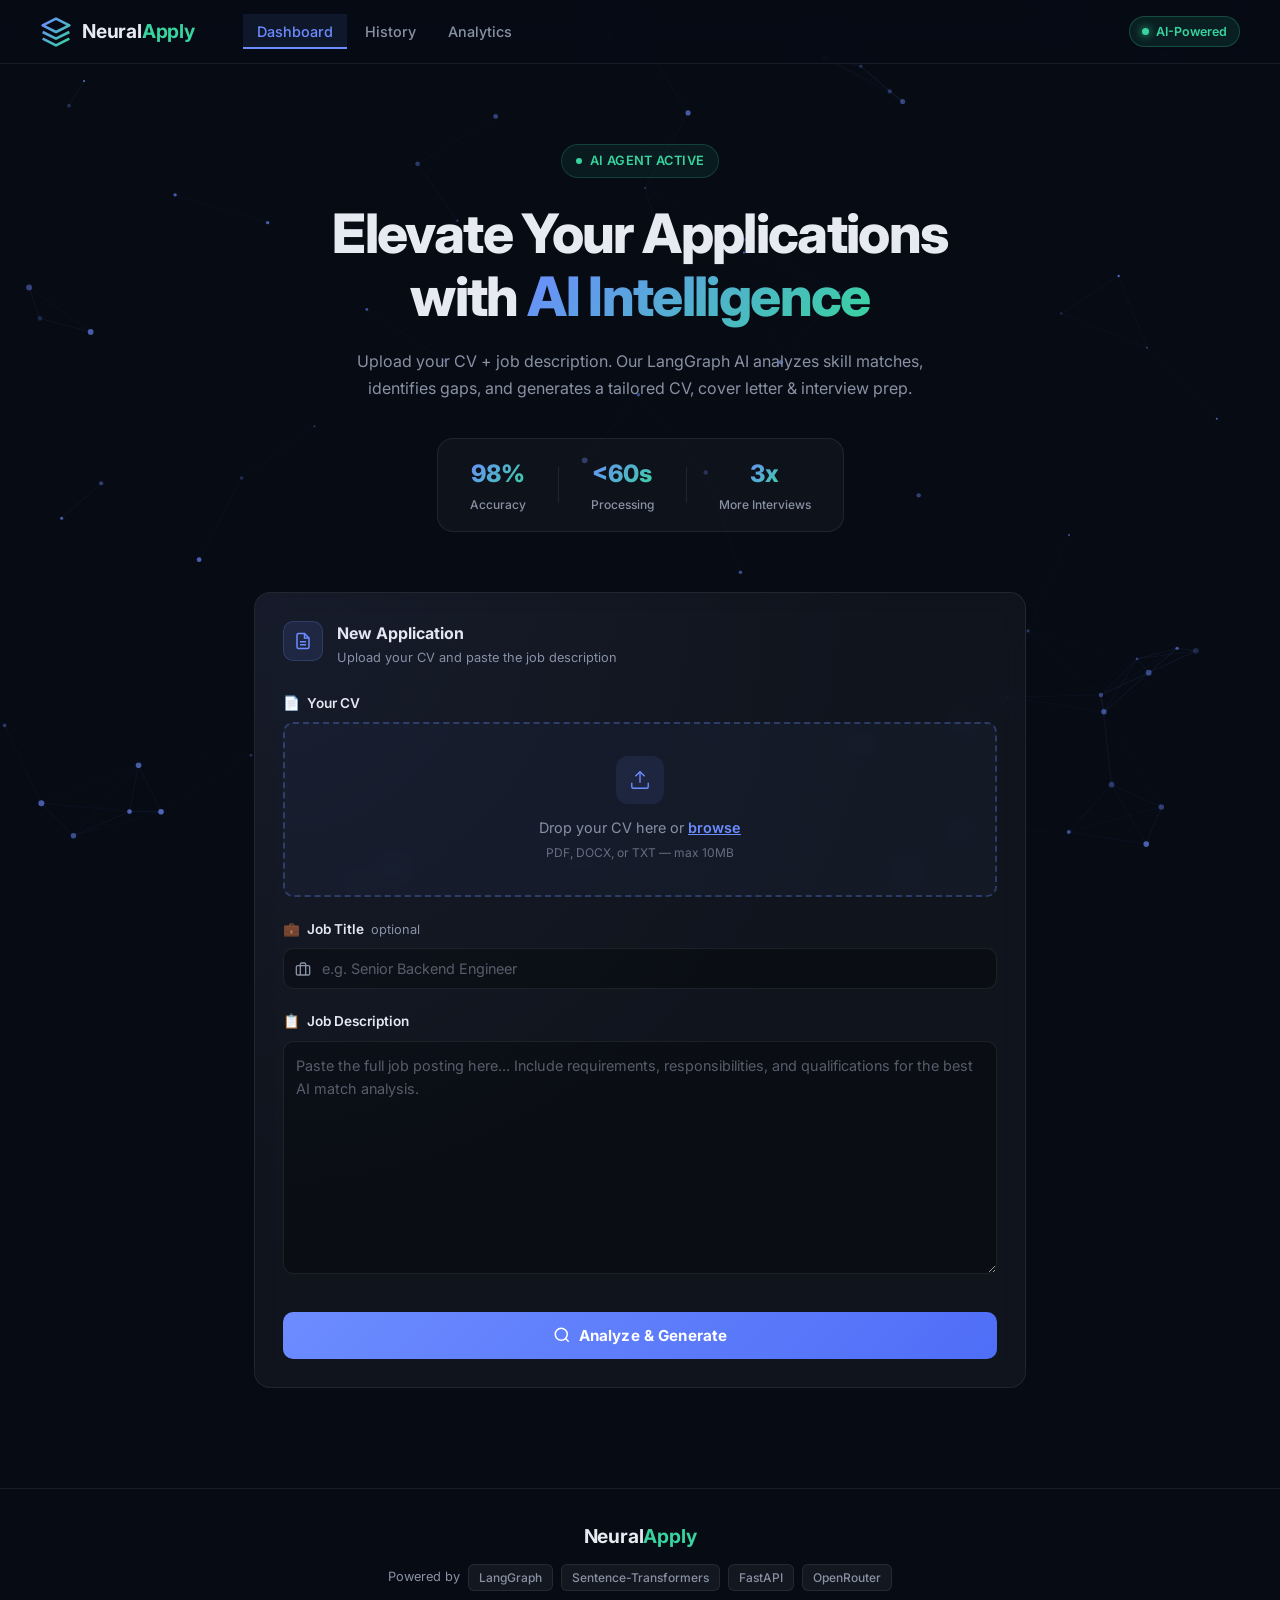
<file: frontend/index.html>
<!DOCTYPE html>
<html lang="en">
<head>
  <meta charset="UTF-8" />
  <meta name="viewport" content="width=device-width, initial-scale=1.0" />
  <title>NeuralApply — AI Job Application Agent</title>
  <meta name="description" content="Upload your CV and job description. Our AI matches your skills, identifies gaps, and generates a tailored CV, cover letter, and interview prep in seconds." />
  <link rel="preconnect" href="https://fonts.googleapis.com" />
  <link rel="preconnect" href="https://fonts.gstatic.com" crossorigin />
  <link href="https://fonts.googleapis.com/css2?family=Inter:wght@300;400;500;600;700;800&display=swap" rel="stylesheet" />
  <link rel="stylesheet" href="style.css" />
</head>
<body>

  <!-- Animated particle canvas background -->
  <canvas id="bg-canvas"></canvas>

  <!-- Navigation -->
  <nav class="navbar">
    <div class="nav-brand">
      <div class="brand-icon">
        <svg width="32" height="32" viewBox="0 0 24 24" fill="none" xmlns="http://www.w3.org/2000/svg">
          <path d="M12 2L2 7L12 12L22 7L12 2Z" stroke="url(#g1)" stroke-width="2" stroke-linejoin="round"/>
          <path d="M2 17L12 22L22 17" stroke="url(#g1)" stroke-width="2" stroke-linejoin="round"/>
          <path d="M2 12L12 17L22 12" stroke="url(#g1)" stroke-width="2" stroke-linejoin="round"/>
          <defs>
            <linearGradient id="g1" x1="2" y1="2" x2="22" y2="22" gradientUnits="userSpaceOnUse">
              <stop offset="0%" stop-color="#6C8CFF"/>
              <stop offset="100%" stop-color="#38D39F"/>
            </linearGradient>
          </defs>
        </svg>
      </div>
      <span class="brand-name">Neural<span class="brand-accent">Apply</span></span>
    </div>
    <div class="nav-links">
      <a href="#" class="nav-link active">Dashboard</a>
      <a href="#" class="nav-link">History</a>
      <a href="#" class="nav-link">Analytics</a>
    </div>
    <div class="nav-badge">
      <span class="ai-dot"></span>
      AI-Powered
    </div>
  </nav>

  <!-- Hero Section -->
  <section class="hero">
    <div class="hero-content">
      <div class="hero-pill">
        <span class="pulse-dot"></span>
        AI Agent Active
      </div>
      <h1 class="hero-title">
        Elevate Your Applications<br />
        with <span class="gradient-text">AI Intelligence</span>
      </h1>
      <p class="hero-sub">
        Upload your CV + job description. Our LangGraph AI analyzes skill matches,
        identifies gaps, and generates a tailored CV, cover letter &amp; interview prep.
      </p>

      <!-- Stats Row -->
      <div class="stats-row">
        <div class="stat-item">
          <span class="stat-num">98%</span>
          <span class="stat-label">Accuracy</span>
        </div>
        <div class="stat-divider"></div>
        <div class="stat-item">
          <span class="stat-num">&lt;60s</span>
          <span class="stat-label">Processing</span>
        </div>
        <div class="stat-divider"></div>
        <div class="stat-item">
          <span class="stat-num">3x</span>
          <span class="stat-label">More Interviews</span>
        </div>
      </div>
    </div>
  </section>

  <!-- Main Application Area -->
  <main class="main-content">

    <!-- Upload Form -->
    <section id="form-section" class="glass-card form-card">
      <div class="card-header">
        <div class="card-icon">
          <svg width="18" height="18" viewBox="0 0 24 24" fill="none" stroke="currentColor" stroke-width="2">
            <path d="M14 2H6a2 2 0 0 0-2 2v16a2 2 0 0 0 2 2h12a2 2 0 0 0 2-2V8z"/>
            <polyline points="14,2 14,8 20,8"/>
            <line x1="16" y1="13" x2="8" y2="13"/>
            <line x1="16" y1="17" x2="8" y2="17"/>
          </svg>
        </div>
        <div>
          <h2 class="card-title">New Application</h2>
          <p class="card-subtitle">Upload your CV and paste the job description</p>
        </div>
      </div>

      <form id="application-form" autocomplete="off">
        <!-- CV Upload Zone -->
        <div class="field-group">
          <label class="field-label" for="cv_file">
            <span class="label-icon">&#128196;</span> Your CV
          </label>
          <div id="drop-zone" class="drop-zone">
            <input type="file" id="cv_file" accept=".pdf,.docx,.txt,.md" required hidden />
            <div class="drop-inner" id="drop-clickable">
              <div class="drop-icon">
                <svg width="22" height="22" viewBox="0 0 24 24" fill="none" stroke="currentColor" stroke-width="1.5">
                  <path d="M21 15v4a2 2 0 0 1-2 2H5a2 2 0 0 1-2-2v-4"/>
                  <polyline points="17 8 12 3 7 8"/>
                  <line x1="12" y1="3" x2="12" y2="15"/>
                </svg>
              </div>
              <p class="drop-title" id="drop-label">Drop your CV here or <span class="link-text">browse</span></p>
              <p class="drop-hint">PDF, DOCX, or TXT &mdash; max 10MB</p>
            </div>
          </div>
        </div>

        <!-- Job Title -->
        <div class="field-group">
          <label class="field-label" for="job_title">
            <span class="label-icon">&#128188;</span> Job Title <em class="optional-tag">optional</em>
          </label>
          <div class="input-wrapper">
            <svg class="input-icon" width="16" height="16" viewBox="0 0 24 24" fill="none" stroke="currentColor" stroke-width="2">
              <rect x="2" y="7" width="20" height="14" rx="2" ry="2"/>
              <path d="M16 21V5a2 2 0 0 0-2-2h-4a2 2 0 0 0-2 2v16"/>
            </svg>
            <input type="text" id="job_title" class="text-input" placeholder="e.g. Senior Backend Engineer" />
          </div>
        </div>

        <!-- Job Description -->
        <div class="field-group">
          <label class="field-label" for="job_description">
            <span class="label-icon">&#128203;</span> Job Description
          </label>
          <textarea id="job_description" class="text-area" rows="9" placeholder="Paste the full job posting here... Include requirements, responsibilities, and qualifications for the best AI match analysis." required></textarea>
        </div>

        <button type="submit" id="submit-btn" class="primary-btn">
          <span class="btn-text">
            <svg width="18" height="18" viewBox="0 0 24 24" fill="none" stroke="currentColor" stroke-width="2">
              <circle cx="11" cy="11" r="8"/>
              <line x1="21" y1="21" x2="16.65" y2="16.65"/>
            </svg>
            Analyze &amp; Generate
          </span>
          <div class="btn-shimmer"></div>
        </button>
      </form>
    </section>

    <!-- Status / Loading -->
    <section id="status-section" class="glass-card status-card hidden">
      <div class="status-inner">
        <div class="ai-loader">
          <div class="loader-ring ring-1"></div>
          <div class="loader-ring ring-2"></div>
          <div class="loader-ring ring-3"></div>
          <div class="loader-core">
            <svg width="18" height="18" viewBox="0 0 24 24" fill="none" stroke="currentColor" stroke-width="2">
              <polygon points="13 2 3 14 12 14 11 22 21 10 12 10 13 2"/>
            </svg>
          </div>
        </div>
        <h2 class="status-title">AI Agent Processing</h2>
        <p id="status-text" class="status-text">Submitting your application...</p>
        <div class="progress-steps">
          <div class="step" id="step-1">
            <div class="step-dot active"></div>
            <span>Parsing CV</span>
          </div>
          <div class="step-line"></div>
          <div class="step" id="step-2">
            <div class="step-dot"></div>
            <span>Embedding</span>
          </div>
          <div class="step-line"></div>
          <div class="step" id="step-3">
            <div class="step-dot"></div>
            <span>Matching</span>
          </div>
          <div class="step-line"></div>
          <div class="step" id="step-4">
            <div class="step-dot"></div>
            <span>Generating</span>
          </div>
        </div>
      </div>
    </section>

    <!-- Results Section -->
    <section id="results-section" class="hidden">

      <!-- Match Score Hero Card -->
      <div class="glass-card score-hero">
        <div class="score-left">
          <h2 class="score-title">AI Match Analysis</h2>
          <p class="score-desc">Based on embedding similarity between your CV and the job requirements</p>
          <div class="score-tags">
            <span class="tag tag-green" id="match-count-badge">0 Strong Matches</span>
            <span class="tag tag-yellow" id="gap-count-badge">0 Gaps Identified</span>
          </div>
          <button id="reset-btn" class="secondary-btn">
            <svg width="15" height="15" viewBox="0 0 24 24" fill="none" stroke="currentColor" stroke-width="2">
              <polyline points="1 4 1 10 7 10"/>
              <path d="M3.51 15a9 9 0 1 0 .49-3.24"/>
            </svg>
            New Application
          </button>
        </div>
        <div class="score-right">
          <div class="ring-container">
            <svg class="score-ring-svg" viewBox="0 0 120 120">
              <circle class="ring-bg" cx="60" cy="60" r="50" />
              <circle class="ring-fill" id="score-ring-fill" cx="60" cy="60" r="50"
                stroke-dasharray="314"
                stroke-dashoffset="314"
                transform="rotate(-90 60 60)" />
            </svg>
            <div class="ring-label">
              <span class="ring-score" id="score-value">0%</span>
              <span class="ring-sub">Match</span>
            </div>
          </div>
        </div>
      </div>

      <!-- Skill Matches and Gaps Grid -->
      <div class="results-grid">
        <div class="glass-card">
          <div class="card-header">
            <div class="card-icon card-icon-green">
              <svg width="18" height="18" viewBox="0 0 24 24" fill="none" stroke="currentColor" stroke-width="2">
                <polyline points="20 6 9 17 4 12"/>
              </svg>
            </div>
            <div>
              <h3 class="card-title">Skill Matches</h3>
              <p class="card-subtitle">Requirements found in your CV</p>
            </div>
          </div>
          <ul id="matches-list" class="skill-list"></ul>
        </div>

        <div class="glass-card">
          <div class="card-header">
            <div class="card-icon card-icon-yellow">
              <svg width="18" height="18" viewBox="0 0 24 24" fill="none" stroke="currentColor" stroke-width="2">
                <circle cx="12" cy="12" r="10"/>
                <line x1="12" y1="8" x2="12" y2="12"/>
                <line x1="12" y1="16" x2="12.01" y2="16"/>
              </svg>
            </div>
            <div>
              <h3 class="card-title">Skill Gaps</h3>
              <p class="card-subtitle">Requirements not found in your CV</p>
            </div>
          </div>
          <ul id="gaps-list" class="skill-list gaps-list"></ul>
        </div>
      </div>

      <!-- Tailored CV -->
      <div class="glass-card">
        <div class="card-header">
          <div class="card-icon card-icon-blue">
            <svg width="18" height="18" viewBox="0 0 24 24" fill="none" stroke="currentColor" stroke-width="2">
              <path d="M14 2H6a2 2 0 0 0-2 2v16a2 2 0 0 0 2 2h12a2 2 0 0 0 2-2V8z"/>
              <polyline points="14 2 14 8 20 8"/>
            </svg>
          </div>
          <div>
            <h3 class="card-title">Tailored CV Sections</h3>
            <p class="card-subtitle">AI-optimized content based on your matches</p>
          </div>
        </div>
        <div id="tailored-cv" class="tailored-cv-content"></div>
      </div>

      <!-- Cover Letter -->
      <div class="glass-card">
        <div class="card-header">
          <div class="card-icon card-icon-purple">
            <svg width="18" height="18" viewBox="0 0 24 24" fill="none" stroke="currentColor" stroke-width="2">
              <path d="M4 4h16c1.1 0 2 .9 2 2v12c0 1.1-.9 2-2 2H4c-1.1 0-2-.9-2-2V6c0-1.1.9-2 2-2z"/>
              <polyline points="22,6 12,13 2,6"/>
            </svg>
          </div>
          <div>
            <h3 class="card-title">Cover Letter</h3>
            <p class="card-subtitle">Personalized and grounded in your actual experience</p>
          </div>
          <button id="copy-cover-btn" class="icon-btn" title="Copy to clipboard">
            <svg width="16" height="16" viewBox="0 0 24 24" fill="none" stroke="currentColor" stroke-width="2">
              <rect x="9" y="9" width="13" height="13" rx="2" ry="2"/>
              <path d="M5 15H4a2 2 0 0 1-2-2V4a2 2 0 0 1 2-2h9a2 2 0 0 1 2 2v1"/>
            </svg>
          </button>
        </div>
        <pre id="cover-letter" class="cover-letter-text"></pre>
      </div>

      <!-- Interview Prep -->
      <div class="glass-card">
        <div class="card-header">
          <div class="card-icon card-icon-teal">
            <svg width="18" height="18" viewBox="0 0 24 24" fill="none" stroke="currentColor" stroke-width="2">
              <path d="M21 15a2 2 0 0 1-2 2H7l-4 4V5a2 2 0 0 1 2-2h14a2 2 0 0 1 2 2z"/>
            </svg>
          </div>
          <div>
            <h3 class="card-title">Interview Prep</h3>
            <p class="card-subtitle">Likely questions with your personalized talking points</p>
          </div>
        </div>
        <div id="interview-questions" class="interview-grid"></div>
      </div>

    </section>

    <!-- Error Section -->
    <section id="error-section" class="glass-card error-card hidden">
      <div class="error-inner">
        <div class="error-icon">
          <svg width="26" height="26" viewBox="0 0 24 24" fill="none" stroke="currentColor" stroke-width="2">
            <circle cx="12" cy="12" r="10"/>
            <line x1="15" y1="9" x2="9" y2="15"/>
            <line x1="9" y1="9" x2="15" y2="15"/>
          </svg>
        </div>
        <h2 class="error-title">Something went wrong</h2>
        <p id="error-text" class="error-text"></p>
        <button id="error-reset-btn" class="primary-btn">Try Again</button>
      </div>
    </section>

  </main>

  <!-- Footer -->
  <footer class="footer">
    <div class="footer-inner">
      <div class="footer-brand">
        <span class="brand-name">Neural<span class="brand-accent">Apply</span></span>
      </div>
      <p class="footer-tech">
        Powered by <span class="tech-tag">LangGraph</span>
        <span class="tech-tag">Sentence-Transformers</span>
        <span class="tech-tag">FastAPI</span>
        <span class="tech-tag">OpenRouter</span>
      </p>
    </div>
  </footer>

  <script src="app.js"></script>
</body>
</html>
</file>
<file: frontend/style.css>
/* ============================================================
   NeuralApply — Premium Dark UI (Synapse AI inspired)
   ============================================================ */

@import url('https://fonts.googleapis.com/css2?family=Inter:wght@300;400;500;600;700;800&display=swap');

/* ---- Design Tokens ---- */
:root {
  --bg:          #070b14;
  --bg-2:        #0c1220;
  --card-bg:     rgba(255,255,255,0.04);
  --card-border: rgba(255,255,255,0.08);
  --card-glow:   rgba(108,140,255,0.06);
  --text:        #e8eaf2;
  --muted:       #8892a4;
  --accent:      #6C8CFF;
  --accent-2:    #38D39F;
  --accent-purple: #a78bfa;
  --accent-yellow: #fbbf24;
  --danger:      #f87171;
  --radius:      16px;
  --radius-sm:   10px;
  --font: 'Inter', -apple-system, BlinkMacSystemFont, sans-serif;
  --transition: all 0.25s cubic-bezier(0.4,0,0.2,1);
}

/* ---- Reset ---- */
*, *::before, *::after { box-sizing: border-box; margin: 0; padding: 0; }

/* Prevent stray SVGs from ballooning */
svg { max-width: 100%; overflow: visible; }
img, video { max-width: 100%; }

html { scroll-behavior: smooth; }

body {
  font-family: var(--font);
  background: var(--bg);
  color: var(--text);
  min-height: 100vh;
  overflow-x: hidden;
  line-height: 1.6;
}

/* ============================================================
   PARTICLE CANVAS BACKGROUND
   ============================================================ */
#bg-canvas {
  position: fixed;
  inset: 0;
  z-index: 0;
  pointer-events: none;
}

/* ============================================================
   NAVBAR
   ============================================================ */
.navbar {
  position: sticky;
  top: 0;
  z-index: 100;
  display: flex;
  align-items: center;
  gap: 32px;
  padding: 0 40px;
  height: 64px;
  background: rgba(7,11,20,0.85);
  backdrop-filter: blur(20px);
  -webkit-backdrop-filter: blur(20px);
  border-bottom: 1px solid var(--card-border);
}

.nav-brand {
  display: flex;
  align-items: center;
  gap: 10px;
  text-decoration: none;
}

.brand-icon {
  width: 32px;
  height: 32px;
  flex-shrink: 0;
}

.brand-icon svg { width: 100%; height: 100%; }

.brand-name {
  font-size: 1.2rem;
  font-weight: 700;
  color: var(--text);
  letter-spacing: -0.01em;
}

.brand-accent { color: var(--accent-2); }

.nav-links {
  display: flex;
  gap: 4px;
  margin-left: 16px;
}

.nav-link {
  text-decoration: none;
  color: var(--muted);
  font-size: 0.9rem;
  font-weight: 500;
  padding: 6px 14px;
  border-radius: 8px;
  transition: var(--transition);
}

.nav-link:hover { color: var(--text); background: rgba(255,255,255,0.06); }
.nav-link.active {
  color: var(--accent);
  background: rgba(108,140,255,0.1);
  border-bottom: 2px solid var(--accent);
  border-radius: 0;
  padding-bottom: 4px;
}

.nav-badge {
  margin-left: auto;
  display: flex;
  align-items: center;
  gap: 7px;
  font-size: 0.78rem;
  font-weight: 600;
  color: var(--accent-2);
  background: rgba(56,211,159,0.1);
  border: 1px solid rgba(56,211,159,0.25);
  padding: 5px 12px;
  border-radius: 999px;
}

.ai-dot {
  width: 7px; height: 7px;
  border-radius: 50%;
  background: var(--accent-2);
  animation: pulse-dot 1.8s ease-in-out infinite;
  box-shadow: 0 0 8px var(--accent-2);
}

@keyframes pulse-dot {
  0%, 100% { opacity: 1; transform: scale(1); }
  50% { opacity: 0.5; transform: scale(0.7); }
}

/* ============================================================
   HERO
   ============================================================ */
.hero {
  position: relative;
  z-index: 1;
  text-align: center;
  padding: 80px 24px 40px;
}

.hero-pill {
  display: inline-flex;
  align-items: center;
  gap: 8px;
  font-size: 0.8rem;
  font-weight: 600;
  color: var(--accent-2);
  background: rgba(56,211,159,0.08);
  border: 1px solid rgba(56,211,159,0.2);
  padding: 6px 14px;
  border-radius: 999px;
  margin-bottom: 24px;
  letter-spacing: 0.03em;
  text-transform: uppercase;
}

.pulse-dot {
  width: 6px; height: 6px;
  border-radius: 50%;
  background: var(--accent-2);
  animation: pulse-dot 1.8s ease-in-out infinite;
}

.hero-title {
  font-size: clamp(2rem, 5vw, 3.4rem);
  font-weight: 800;
  letter-spacing: -0.03em;
  line-height: 1.15;
  margin-bottom: 20px;
}

.gradient-text {
  background: linear-gradient(135deg, var(--accent) 0%, var(--accent-2) 100%);
  -webkit-background-clip: text;
  background-clip: text;
  -webkit-text-fill-color: transparent;
}

.hero-sub {
  font-size: 1rem;
  color: var(--muted);
  max-width: 600px;
  margin: 0 auto 36px;
  line-height: 1.7;
}

.stats-row {
  display: inline-flex;
  align-items: center;
  gap: 0;
  background: rgba(255,255,255,0.03);
  border: 1px solid var(--card-border);
  border-radius: var(--radius);
  padding: 16px 32px;
  gap: 32px;
}

.stat-item { display: flex; flex-direction: column; align-items: center; gap: 2px; }
.stat-num {
  font-size: 1.5rem;
  font-weight: 800;
  background: linear-gradient(135deg, var(--accent), var(--accent-2));
  -webkit-background-clip: text;
  background-clip: text;
  -webkit-text-fill-color: transparent;
}
.stat-label { font-size: 0.75rem; color: var(--muted); font-weight: 500; }
.stat-divider { width: 1px; height: 36px; background: var(--card-border); }

/* ============================================================
   MAIN CONTENT
   ============================================================ */
.main-content {
  position: relative;
  z-index: 1;
  max-width: 820px;
  margin: 0 auto;
  padding: 20px 24px 80px;
}

/* ============================================================
   GLASS CARD
   ============================================================ */
.glass-card {
  background: var(--card-bg);
  border: 1px solid var(--card-border);
  border-radius: var(--radius);
  padding: 28px;
  margin-bottom: 20px;
  backdrop-filter: blur(12px);
  -webkit-backdrop-filter: blur(12px);
  position: relative;
  overflow: hidden;
  transition: var(--transition);
}

.glass-card::before {
  content: '';
  position: absolute;
  inset: 0;
  background: radial-gradient(ellipse at top left, var(--card-glow), transparent 60%);
  pointer-events: none;
}

.glass-card:hover {
  border-color: rgba(108,140,255,0.2);
  box-shadow: 0 8px 40px rgba(108,140,255,0.06);
}

/* ============================================================
   CARD HEADER
   ============================================================ */
.card-header {
  display: flex;
  align-items: flex-start;
  gap: 14px;
  margin-bottom: 24px;
}

.card-icon {
  flex-shrink: 0;
  width: 40px; height: 40px;
  border-radius: 10px;
  background: rgba(108,140,255,0.12);
  border: 1px solid rgba(108,140,255,0.2);
  display: flex; align-items: center; justify-content: center;
  color: var(--accent);
}
.card-icon svg { width: 18px; height: 18px; }

.card-icon-green { background: rgba(56,211,159,0.12); border-color: rgba(56,211,159,0.2); color: var(--accent-2); }
.card-icon-yellow { background: rgba(251,191,36,0.12); border-color: rgba(251,191,36,0.2); color: var(--accent-yellow); }
.card-icon-purple { background: rgba(167,139,250,0.12); border-color: rgba(167,139,250,0.2); color: var(--accent-purple); }
.card-icon-blue { background: rgba(108,140,255,0.12); border-color: rgba(108,140,255,0.2); color: var(--accent); }
.card-icon-teal { background: rgba(56,211,159,0.1); border-color: rgba(56,211,159,0.2); color: #2dd4bf; }

.card-title { font-size: 1rem; font-weight: 700; color: var(--text); margin-bottom: 2px; }
.card-subtitle { font-size: 0.8rem; color: var(--muted); }

/* ============================================================
   FORM ELEMENTS
   ============================================================ */
.field-group { margin-bottom: 22px; }

.field-label {
  display: block;
  font-size: 0.85rem;
  font-weight: 600;
  color: var(--text);
  margin-bottom: 8px;
}

.label-icon { margin-right: 4px; }

.optional-tag {
  font-style: normal;
  font-weight: 400;
  color: var(--muted);
  font-size: 0.8rem;
  margin-left: 4px;
}

/* Drop Zone */
.drop-zone {
  border: 2px dashed rgba(108,140,255,0.3);
  border-radius: var(--radius-sm);
  background: rgba(108,140,255,0.04);
  cursor: pointer;
  transition: var(--transition);
}

.drop-zone:hover, .drop-zone.dragover {
  border-color: var(--accent);
  background: rgba(108,140,255,0.08);
}

.drop-inner {
  display: flex;
  flex-direction: column;
  align-items: center;
  justify-content: center;
  padding: 32px 20px;
  cursor: pointer;
}

.drop-icon {
  width: 48px; height: 48px;
  border-radius: 12px;
  background: rgba(108,140,255,0.1);
  display: flex; align-items: center; justify-content: center;
  color: var(--accent);
  margin-bottom: 12px;
}
.drop-icon svg { width: 22px; height: 22px; }

.drop-title {
  font-size: 0.9rem;
  color: var(--muted);
  text-align: center;
}
.link-text { color: var(--accent); font-weight: 600; text-decoration: underline; }
.drop-hint { font-size: 0.75rem; color: var(--muted); margin-top: 4px; opacity: 0.7; }

/* Input Wrapper */
.input-wrapper {
  position: relative;
}
.input-icon {
  position: absolute;
  left: 12px; top: 50%;
  transform: translateY(-50%);
  width: 16px; height: 16px;
  color: var(--muted);
  pointer-events: none;
}

.text-input, .text-area {
  width: 100%;
  background: rgba(0,0,0,0.3);
  border: 1px solid var(--card-border);
  border-radius: var(--radius-sm);
  color: var(--text);
  font-family: var(--font);
  font-size: 0.9rem;
  transition: var(--transition);
  outline: none;
}

.text-input {
  padding: 11px 12px 11px 38px;
}

.text-area {
  padding: 12px;
  resize: vertical;
  min-height: 200px;
  line-height: 1.6;
}

.text-input:focus, .text-area:focus {
  border-color: var(--accent);
  background: rgba(108,140,255,0.05);
  box-shadow: 0 0 0 3px rgba(108,140,255,0.12);
}

.text-input::placeholder, .text-area::placeholder { color: var(--muted); opacity: 0.6; }

/* ============================================================
   BUTTONS
   ============================================================ */
.primary-btn {
  width: 100%;
  padding: 14px 24px;
  border: none;
  border-radius: var(--radius-sm);
  background: linear-gradient(135deg, var(--accent) 0%, #4f6ef7 100%);
  color: white;
  font-family: var(--font);
  font-size: 0.95rem;
  font-weight: 700;
  cursor: pointer;
  position: relative;
  overflow: hidden;
  transition: var(--transition);
  letter-spacing: 0.01em;
  margin-top: 8px;
}

.primary-btn:hover {
  transform: translateY(-1px);
  box-shadow: 0 8px 30px rgba(108,140,255,0.4);
}

.primary-btn:active { transform: translateY(0); }

.btn-text {
  display: flex;
  align-items: center;
  justify-content: center;
  gap: 8px;
  position: relative;
  z-index: 1;
}
.btn-text svg { width: 18px; height: 18px; }

.btn-shimmer {
  position: absolute;
  inset: 0;
  background: linear-gradient(105deg, transparent 40%, rgba(255,255,255,0.15) 50%, transparent 60%);
  transform: translateX(-100%);
  animation: shimmer 2.5s infinite;
}

@keyframes shimmer {
  0% { transform: translateX(-100%); }
  100% { transform: translateX(100%); }
}

.secondary-btn {
  display: inline-flex;
  align-items: center;
  gap: 8px;
  padding: 10px 18px;
  border: 1px solid var(--card-border);
  border-radius: var(--radius-sm);
  background: transparent;
  color: var(--text);
  font-family: var(--font);
  font-size: 0.85rem;
  font-weight: 600;
  cursor: pointer;
  transition: var(--transition);
}

.secondary-btn svg { width: 15px; height: 15px; }
.secondary-btn:hover { border-color: var(--accent); color: var(--accent); background: rgba(108,140,255,0.08); }

.icon-btn {
  margin-left: auto;
  padding: 8px;
  border: 1px solid var(--card-border);
  border-radius: 8px;
  background: transparent;
  color: var(--muted);
  cursor: pointer;
  transition: var(--transition);
  display: flex;
  align-items: center;
}
.icon-btn svg { width: 16px; height: 16px; }
.icon-btn:hover { color: var(--accent); border-color: var(--accent); background: rgba(108,140,255,0.08); }

/* ============================================================
   STATUS / LOADING
   ============================================================ */
.status-card { text-align: center; padding: 60px 40px; }

.status-inner { display: flex; flex-direction: column; align-items: center; gap: 20px; }

.ai-loader {
  position: relative;
  width: 90px; height: 90px;
  display: flex; align-items: center; justify-content: center;
}

.loader-ring {
  position: absolute;
  border-radius: 50%;
  border: 2px solid transparent;
}

.ring-1 {
  inset: 0;
  border-top-color: var(--accent);
  animation: spin 1.2s linear infinite;
}
.ring-2 {
  inset: 10px;
  border-right-color: var(--accent-2);
  animation: spin 1.8s linear infinite reverse;
}
.ring-3 {
  inset: 20px;
  border-bottom-color: var(--accent-purple);
  animation: spin 2.4s linear infinite;
}

@keyframes spin { to { transform: rotate(360deg); } }

.loader-core {
  position: relative;
  width: 36px; height: 36px;
  background: rgba(108,140,255,0.1);
  border-radius: 50%;
  display: flex; align-items: center; justify-content: center;
  color: var(--accent);
  animation: pulse-scale 1.5s ease-in-out infinite;
}
.loader-core svg { width: 18px; height: 18px; }

@keyframes pulse-scale {
  0%, 100% { transform: scale(1); opacity: 1; }
  50% { transform: scale(0.9); opacity: 0.7; }
}

.status-title {
  font-size: 1.3rem;
  font-weight: 700;
  background: linear-gradient(135deg, var(--accent), var(--accent-2));
  -webkit-background-clip: text;
  background-clip: text;
  -webkit-text-fill-color: transparent;
}

.status-text { color: var(--muted); font-size: 0.9rem; }

.progress-steps {
  display: flex;
  align-items: center;
  gap: 0;
  margin-top: 12px;
}

.step {
  display: flex;
  flex-direction: column;
  align-items: center;
  gap: 6px;
  font-size: 0.72rem;
  color: var(--muted);
  font-weight: 500;
}

.step-dot {
  width: 10px; height: 10px;
  border-radius: 50%;
  background: var(--card-border);
  transition: var(--transition);
}

.step-dot.active {
  background: var(--accent-2);
  box-shadow: 0 0 10px var(--accent-2);
}

.step-dot.done { background: var(--accent-2); }

.step-line {
  width: 48px;
  height: 1px;
  background: var(--card-border);
  margin-bottom: 18px;
}

/* ============================================================
   SCORE HERO
   ============================================================ */
.score-hero {
  display: flex;
  align-items: center;
  gap: 32px;
  padding: 36px;
}

.score-left { flex: 1; display: flex; flex-direction: column; gap: 14px; }
.score-title { font-size: 1.4rem; font-weight: 800; }
.score-desc { color: var(--muted); font-size: 0.85rem; }

.score-tags { display: flex; gap: 8px; flex-wrap: wrap; }

.tag {
  font-size: 0.75rem;
  font-weight: 600;
  padding: 4px 12px;
  border-radius: 999px;
}
.tag-green {
  background: rgba(56,211,159,0.12);
  border: 1px solid rgba(56,211,159,0.3);
  color: var(--accent-2);
}
.tag-yellow {
  background: rgba(251,191,36,0.1);
  border: 1px solid rgba(251,191,36,0.3);
  color: var(--accent-yellow);
}

.score-right { flex-shrink: 0; }

.ring-container {
  position: relative;
  width: 140px; height: 140px;
}

.score-ring-svg { width: 100%; height: 100%; }

.ring-bg {
  fill: none;
  stroke: rgba(255,255,255,0.06);
  stroke-width: 8;
}

.ring-fill {
  fill: none;
  stroke: url(#score-gradient);
  stroke-width: 8;
  stroke-linecap: round;
  transition: stroke-dashoffset 1.2s cubic-bezier(0.4, 0, 0.2, 1);
}

.ring-label {
  position: absolute;
  inset: 0;
  display: flex;
  flex-direction: column;
  align-items: center;
  justify-content: center;
}

.ring-score {
  font-size: 1.8rem;
  font-weight: 800;
  background: linear-gradient(135deg, var(--accent), var(--accent-2));
  -webkit-background-clip: text;
  background-clip: text;
  -webkit-text-fill-color: transparent;
  line-height: 1;
}

.ring-sub { font-size: 0.7rem; color: var(--muted); font-weight: 600; text-transform: uppercase; letter-spacing: 0.05em; margin-top: 2px; }

/* SVG gradient for ring */
.score-ring-svg defs { display: none; }

/* ============================================================
   RESULTS GRID (2-col)
   ============================================================ */
.results-grid {
  display: grid;
  grid-template-columns: 1fr 1fr;
  gap: 20px;
  margin-bottom: 20px;
}

@media (max-width: 640px) {
  .results-grid { grid-template-columns: 1fr; }
  .score-hero { flex-direction: column; }
  .navbar { padding: 0 16px; gap: 16px; }
  .nav-links { display: none; }
  .hero-title { font-size: 1.8rem; }
  .stats-row { flex-direction: column; gap: 16px; padding: 20px; }
  .stat-divider { width: 80%; height: 1px; }
}

/* ============================================================
   SKILL LISTS
   ============================================================ */
.skill-list {
  list-style: none;
  display: flex;
  flex-direction: column;
  gap: 10px;
}

.skill-list li {
  display: flex;
  align-items: flex-start;
  gap: 10px;
  padding: 10px 14px;
  border-radius: var(--radius-sm);
  background: rgba(56,211,159,0.05);
  border: 1px solid rgba(56,211,159,0.12);
  font-size: 0.85rem;
  line-height: 1.4;
}

.skill-list li::before {
  content: '✓';
  color: var(--accent-2);
  font-weight: 700;
  flex-shrink: 0;
  margin-top: 1px;
}

.gaps-list li {
  background: rgba(251,191,36,0.05);
  border-color: rgba(251,191,36,0.15);
}

.gaps-list li::before {
  content: '!';
  color: var(--accent-yellow);
  background: rgba(251,191,36,0.15);
  width: 16px; height: 16px;
  border-radius: 50%;
  display: flex; align-items: center; justify-content: center;
  font-size: 0.65rem;
  font-weight: 800;
}

.strength-badge {
  margin-left: auto;
  font-size: 0.65rem;
  text-transform: uppercase;
  font-weight: 700;
  padding: 2px 8px;
  border-radius: 999px;
  letter-spacing: 0.04em;
  white-space: nowrap;
}
.strength-strong { background: rgba(56,211,159,0.15); color: var(--accent-2); }
.strength-partial { background: rgba(251,191,36,0.15); color: var(--accent-yellow); }

/* ============================================================
   TAILORED CV
   ============================================================ */
.tailored-cv-content { display: flex; flex-direction: column; gap: 20px; }

.cv-section { padding: 16px; border-radius: var(--radius-sm); background: rgba(255,255,255,0.02); border: 1px solid var(--card-border); }

.cv-section-label {
  font-size: 0.7rem;
  text-transform: uppercase;
  font-weight: 700;
  letter-spacing: 0.08em;
  color: var(--accent);
  margin-bottom: 10px;
}

.cv-section-content { font-size: 0.9rem; color: var(--text); line-height: 1.7; }

.cv-bullets { list-style: none; display: flex; flex-direction: column; gap: 8px; margin-top: 4px; }
.cv-bullets li {
  display: flex;
  align-items: flex-start;
  gap: 8px;
  font-size: 0.88rem;
  line-height: 1.5;
}
.cv-bullets li::before { content: '→'; color: var(--accent); flex-shrink: 0; }

.skill-chips { display: flex; flex-wrap: wrap; gap: 8px; margin-top: 4px; }
.skill-chip {
  font-size: 0.78rem;
  font-weight: 600;
  padding: 4px 12px;
  border-radius: 999px;
  background: rgba(108,140,255,0.1);
  border: 1px solid rgba(108,140,255,0.25);
  color: var(--accent);
}

/* ============================================================
   COVER LETTER
   ============================================================ */
.cover-letter-text {
  white-space: pre-wrap;
  font-family: var(--font);
  font-size: 0.88rem;
  line-height: 1.8;
  color: var(--muted);
  background: rgba(0,0,0,0.2);
  border: 1px solid var(--card-border);
  border-radius: var(--radius-sm);
  padding: 20px;
}

/* ============================================================
   INTERVIEW QUESTIONS
   ============================================================ */
.interview-grid { display: flex; flex-direction: column; gap: 14px; }

.question-item {
  padding: 18px;
  border-radius: var(--radius-sm);
  background: rgba(255,255,255,0.02);
  border: 1px solid var(--card-border);
  transition: var(--transition);
}

.question-item:hover { border-color: rgba(108,140,255,0.2); }

.q-category {
  font-size: 0.65rem;
  text-transform: uppercase;
  font-weight: 700;
  letter-spacing: 0.08em;
  color: var(--accent);
  margin-bottom: 6px;
}

.q-text {
  font-size: 0.92rem;
  font-weight: 600;
  color: var(--text);
  margin-bottom: 8px;
  line-height: 1.4;
}

.q-tips {
  font-size: 0.82rem;
  color: var(--muted);
  line-height: 1.6;
  padding-left: 12px;
  border-left: 2px solid rgba(56,211,159,0.3);
}

/* ============================================================
   ERROR
   ============================================================ */
.error-card { text-align: center; padding: 60px 40px; }
.error-inner { display: flex; flex-direction: column; align-items: center; gap: 16px; }

.error-icon {
  width: 60px; height: 60px;
  border-radius: 50%;
  background: rgba(248,113,113,0.1);
  border: 1px solid rgba(248,113,113,0.3);
  display: flex; align-items: center; justify-content: center;
  color: var(--danger);
}
.error-icon svg { width: 26px; height: 26px; }
.error-title { font-size: 1.2rem; font-weight: 700; }
.error-text { color: var(--muted); font-size: 0.9rem; max-width: 400px; }

.error-card .primary-btn { width: auto; padding: 12px 32px; margin-top: 8px; }

/* ============================================================
   FOOTER
   ============================================================ */
.footer {
  position: relative;
  z-index: 1;
  border-top: 1px solid var(--card-border);
  padding: 32px 40px;
  text-align: center;
}

.footer-inner { display: flex; flex-direction: column; align-items: center; gap: 12px; }

.footer-tech {
  display: flex;
  align-items: center;
  gap: 8px;
  flex-wrap: wrap;
  justify-content: center;
  font-size: 0.8rem;
  color: var(--muted);
}

.tech-tag {
  background: rgba(255,255,255,0.05);
  border: 1px solid var(--card-border);
  padding: 3px 10px;
  border-radius: 6px;
  font-size: 0.75rem;
  font-weight: 500;
}

/* ============================================================
   UTILITY
   ============================================================ */
.hidden { display: none !important; }
</file>
